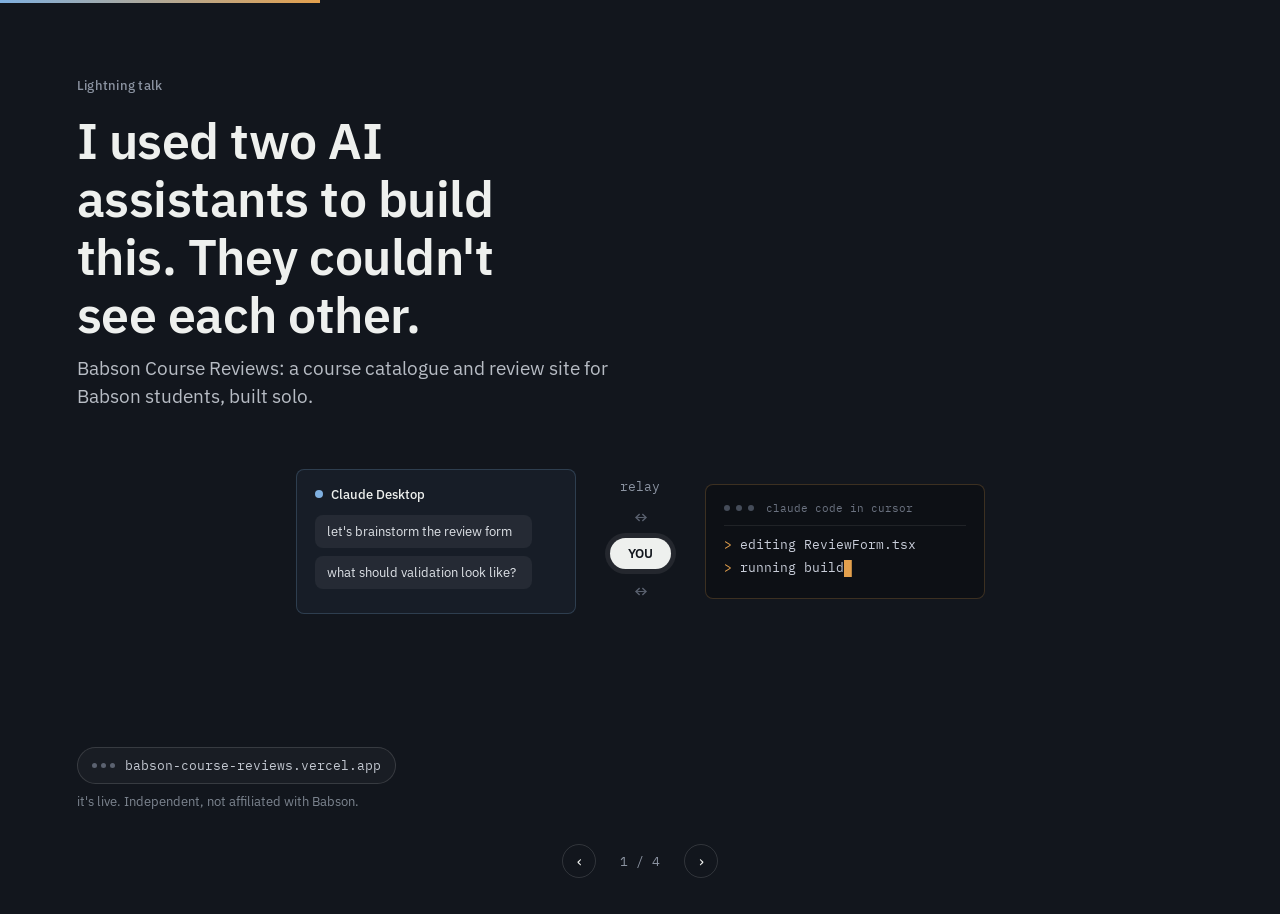
<file: lightning-talk.html>
<!DOCTYPE html>
<html lang="en">
<head>
<meta charset="UTF-8">
<meta name="viewport" content="width=device-width, initial-scale=1, viewport-fit=cover">
<title>Two AIs, One Relay: Lightning Talk</title>
<link rel="preconnect" href="https://fonts.googleapis.com">
<link rel="preconnect" href="https://fonts.gstatic.com" crossorigin>
<link href="https://fonts.googleapis.com/css2?family=IBM+Plex+Sans:wght@400;500;600;700&family=IBM+Plex+Mono:wght@400;500;600&display=swap" rel="stylesheet">
<style>
  :root{
    --ink:#12161d;
    --paper:#eef0ee;
    --blue:#7fb0e0;
    --blue-dim:#3a4a5c;
    --amber:#e3a04d;
    --amber-dim:#5a4a30;
    --line: rgba(238,240,238,0.14);
    --sans: 'IBM Plex Sans', ui-sans-serif, system-ui, sans-serif;
    --mono: 'IBM Plex Mono', ui-monospace, 'SF Mono', 'Cascadia Code', monospace;
  }
  *{box-sizing:border-box;}
  html,body{
    height:100%;
    margin:0;
    background:var(--ink);
    color:var(--paper);
    font-family:var(--sans);
    overflow:hidden;
    -webkit-font-smoothing:antialiased;
  }
  .progress{
    position:fixed;
    top:0; left:0;
    height:3px;
    background:linear-gradient(90deg, var(--blue), var(--amber));
    width:25%;
    transition:width .45s ease;
    z-index:6;
  }
  .deck{
    position:relative;
    height:100%;
    width:100%;
  }
  .slide{
    position:absolute;
    inset:0;
    display:flex;
    flex-direction:column;
    justify-content:center;
    padding: clamp(28px, 6vw, 90px);
    opacity:0;
    transform:translateY(14px);
    pointer-events:none;
    transition:opacity .45s ease, transform .45s ease;
  }
  .slide.active{
    opacity:1;
    transform:translateY(0);
    pointer-events:auto;
  }
  .eyebrow{
    font-family:var(--sans);
    font-weight:500;
    font-size:13px;
    letter-spacing:.02em;
    color:#8b93a1;
    margin:0 0 18px;
  }
  h1{
    font-size:clamp(28px, 4.2vw, 50px);
    line-height:1.16;
    letter-spacing:-.01em;
    font-weight:600;
    margin:0 0 10px;
    max-width:16ch;
  }
  .sub{
    font-size:clamp(15px, 1.6vw, 19px);
    color:#b7bcc4;
    max-width:52ch;
    margin:0 0 8px;
    line-height:1.5;
  }

  /* ---- Slide 1: diagram ---- */
  .diagram{
    display:flex;
    align-items:center;
    justify-content:center;
    gap: clamp(10px, 3vw, 34px);
    margin: clamp(26px, 5vw, 50px) 0 22px;
    flex-wrap:wrap;
  }
  .tool-card{
    width: min(280px, 40vw);
    min-width:220px;
    border-radius:8px;
    padding:16px 18px;
    border:1px solid var(--line);
  }
  .tool-card.desktop{
    background:rgba(127,176,224,.05);
    border-color:rgba(127,176,224,.22);
  }
  .tool-card.code{
    background:#0d1015;
    border-color:rgba(227,160,77,.22);
    font-family:var(--mono);
  }
  .tool-label{
    font-family:var(--sans);
    font-weight:500;
    font-size:13px;
    margin-bottom:12px;
    display:flex;
    align-items:center;
    gap:8px;
  }
  .dot{width:8px;height:8px;border-radius:50%;flex:none;}
  .dot.blue{background:var(--blue);}
  .dot.amber{background:var(--amber);}
  .bubble{
    background:rgba(255,255,255,.06);
    border-radius:8px;
    padding:8px 12px;
    font-size:13px;
    margin-bottom:8px;
    max-width:90%;
    color:#dfe3e8;
    font-family:var(--sans);
  }
  .term-bar{
    display:flex;
    align-items:center;
    gap:6px;
    padding-bottom:10px;
    margin-bottom:10px;
    border-bottom:1px solid rgba(255,255,255,.08);
  }
  .term-dot{width:6px;height:6px;border-radius:50%;background:#454c59;flex:none;}
  .term-title{
    font-size:11px;
    color:#6b7280;
    margin-left:6px;
  }
  .term-line{
    font-size:13px;
    color:#c9ceda;
    margin-bottom:6px;
  }
  .term-line .prompt{ color:var(--amber); }
  .cursor-blink{
    display:inline-block;
    color:var(--amber);
    animation: blink 1.1s steps(1) infinite;
  }
  @keyframes blink{ 50%{ opacity:0; } }
  .relay{
    display:flex;
    flex-direction:column;
    align-items:center;
    gap:8px;
    font-family:var(--mono);
    font-size:13px;
    color:#8b93a1;
  }
  .relay .arrow{ font-size:20px; letter-spacing:-2px; color:#5b6270; }
  .relay .you{
    font-weight:600;
    color:var(--ink);
    background:var(--paper);
    border-radius:999px;
    padding:7px 18px;
    font-family:var(--sans);
    box-shadow:0 0 0 5px rgba(238,240,238,.08);
  }

  /* ---- live-site link ---- */
  .site-link{
    margin-top:auto;
    display:inline-flex;
    align-items:center;
    gap:10px;
    width:fit-content;
    padding:9px 14px;
    border-radius:999px;
    border:1px solid var(--line);
    background:rgba(255,255,255,.03);
    text-decoration:none;
    color:#c3c8d1;
    font-family:var(--mono);
    font-size:13px;
    transition:border-color .2s ease, background .2s ease, color .2s ease, transform .2s ease;
  }
  .site-link:hover, .site-link:focus-visible{
    border-color:rgba(255,255,255,.32);
    background:rgba(255,255,255,.07);
    color:var(--paper);
    transform:translateY(-1px);
  }
  .site-link:hover .url, .site-link:focus-visible .url{ text-decoration:underline; }
  .site-link:focus-visible{ outline:2px solid var(--blue); outline-offset:3px; }
  .site-link .dots{ display:flex; gap:4px; }
  .site-link .dots span{ width:5px; height:5px; border-radius:50%; background:#5b6270; }
  .site-note{
    font-family:var(--sans);
    font-size:13px;
    color:#7d8590;
    margin-top:9px;
  }

  /* ---- Slide 2: loop ---- */
  .steps{
    display:flex;
    flex-direction:column;
    gap:2px;
    max-width:640px;
    margin-top:12px;
  }
  .step{
    display:grid;
    grid-template-columns:26px 1fr;
    gap:16px;
    padding:14px 0;
    border-bottom:1px solid var(--line);
  }
  .step:last-of-type{ border-bottom:none; }
  .step .n{
    font-family:var(--mono);
    font-size:13px;
    color:#5b6270;
    padding-top:2px;
  }
  .step .t{
    font-size:clamp(15px, 1.7vw, 18px);
    line-height:1.4;
  }
  .step .tag{
    display:inline-block;
    font-family:var(--sans);
    font-weight:500;
    font-size:11px;
    padding:2px 8px;
    border-radius:999px;
    margin-left:10px;
    vertical-align:2px;
  }
  .tag.blue{ background:var(--blue-dim); color:var(--blue); }
  .tag.amber{ background:var(--amber-dim); color:var(--amber); }
  .loop-back{
    font-family:var(--sans);
    font-size:14px;
    color:#8b93a1;
    margin-top:14px;
    display:flex;
    align-items:center;
    gap:8px;
  }

  /* ---- Slide 3: friction ---- */
  .cols{
    display:flex;
    gap:0;
    margin-top:16px;
    max-width:780px;
  }
  .col{
    flex:1;
    padding: 4px 24px;
  }
  .col:first-child{ padding-left:0; border-right:1px solid var(--line); }
  .col-label{
    font-family:var(--sans);
    font-weight:500;
    font-size:13px;
    display:flex;
    align-items:center;
    gap:8px;
    margin-bottom:10px;
  }
  .col p{
    font-size:15px;
    line-height:1.55;
    color:#d7dbe0;
    margin:0;
  }
  .bridge{
    max-width:640px;
    margin-top:26px;
    padding-top:20px;
    border-top:1px solid var(--line);
    font-size:15px;
    line-height:1.6;
    color:#b7bcc4;
  }
  .takeaway{
    max-width:640px;
    margin-top:12px;
    font-size:15px;
    line-height:1.6;
    font-weight:600;
    color:var(--paper);
  }

  /* ---- Slide 4: question ---- */
  .slide.question{ justify-content:center; align-items:flex-start; }
  .q-mark{
    font-family:var(--sans);
    font-weight:500;
    font-size:13px;
    color:#8b93a1;
    margin-bottom:22px;
  }
  h2.question-text{
    font-size:clamp(26px, 4.4vw, 48px);
    font-weight:600;
    letter-spacing:-.01em;
    line-height:1.22;
    max-width:26ch;
    margin:0 0 26px;
  }
  .follow-up{
    font-size:clamp(16px, 2vw, 22px);
    color:#9aa0aa;
    max-width:30ch;
  }

  /* ---- nav ---- */
  .nav{
    position:fixed;
    bottom: max(22px, env(safe-area-inset-bottom, 0px));
    left:0; right:0;
    display:flex;
    align-items:center;
    justify-content:center;
    gap:18px;
    font-family:var(--mono);
    font-size:13px;
    color:#8b93a1;
    z-index:5;
  }
  .nav button{
    background:none;
    border:1px solid var(--line);
    color:var(--paper);
    width:34px; height:34px;
    border-radius:50%;
    cursor:pointer;
    font-family:var(--sans);
    font-size:16px;
    display:flex;
    align-items:center;
    justify-content:center;
    transition:background .2s ease;
  }
  .nav button:hover{ background:rgba(255,255,255,.08); }
  .nav button:focus-visible{ outline:2px solid var(--blue); outline-offset:2px; }
  .count{ min-width:52px; text-align:center; }
  @media (prefers-reduced-motion: reduce){
    .slide, .site-link{ transition:none; }
    .cursor-blink{ animation:none; }
  }
  @media (max-width:640px){
    .diagram{ flex-direction:column; }
    .relay{ flex-direction:row; }
    .relay .arrow{ transform:rotate(90deg); }
    .cols{ flex-direction:column; }
    .col:first-child{ border-right:none; border-bottom:1px solid var(--line); padding-bottom:16px; margin-bottom:16px; }
  }
</style>
</head>
<body>

<div class="progress" id="progress"></div>

<div class="deck">

  <section class="slide active" data-index="0">
    <p class="eyebrow">Lightning talk</p>
    <h1>I used two AI assistants to build this. They couldn't see each other.</h1>
    <p class="sub">Babson Course Reviews: a course catalogue and review site for Babson students, built solo.</p>

    <div class="diagram">
      <div class="tool-card desktop">
        <div class="tool-label"><span class="dot blue"></span>Claude Desktop</div>
        <div class="bubble">let's brainstorm the review form</div>
        <div class="bubble">what should validation look like?</div>
      </div>

      <div class="relay">
        <span>relay</span>
        <span class="arrow">&#8596;</span>
        <span class="you">YOU</span>
        <span class="arrow">&#8596;</span>
      </div>

      <div class="tool-card code">
        <div class="term-bar">
          <span class="term-dot"></span><span class="term-dot"></span><span class="term-dot"></span>
          <span class="term-title">claude code in cursor</span>
        </div>
        <div class="term-line"><span class="prompt">&gt;</span> editing ReviewForm.tsx</div>
        <div class="term-line"><span class="prompt">&gt;</span> running build<span class="cursor-blink">&#9608;</span></div>
      </div>
    </div>

    <a class="site-link" href="https://babson-course-reviews.vercel.app/" target="_blank" rel="noopener noreferrer" aria-label="Open babson-course-reviews.vercel.app in a new tab">
      <span class="dots"><span></span><span></span><span></span></span>
      <span class="url">babson-course-reviews.vercel.app</span>
    </a>
    <p class="site-note">it's live. Independent, not affiliated with Babson.</p>
  </section>

  <section class="slide" data-index="1">
    <p class="eyebrow">The loop, every single time</p>
    <h1>Neither tool ever saw what the other one saw</h1>

    <div class="steps">
      <div class="step">
        <div class="n">01</div>
        <div class="t">Brainstorm the feature and write the prompt<span class="tag blue">Desktop</span></div>
      </div>
      <div class="step">
        <div class="n">02</div>
        <div class="t">Paste it into the terminal, which has full access to the Next.js, Tailwind, and Firebase repo<span class="tag amber">Code</span></div>
      </div>
      <div class="step">
        <div class="n">03</div>
        <div class="t">It edits the files, runs the app, sometimes breaks something<span class="tag amber">Code</span></div>
      </div>
      <div class="step">
        <div class="n">04</div>
        <div class="t">Describe what happened, back in the other chat<span class="tag blue">Desktop</span></div>
      </div>
    </div>
    <p class="loop-back">&#8635; repeat, for every feature and every bug</p>
  </section>

  <section class="slide" data-index="2">
    <p class="eyebrow">The trade-off</p>
    <h1>Neither tool had the whole picture. I did.</h1>
    <p class="sub">A single session with full repo access, dragged into brainstorming, turns into a cluttered mess. A clean chat with no repo access can't actually verify anything it suggests.</p>

    <div class="cols">
      <div class="col">
        <div class="col-label"><span class="dot blue"></span>Claude Desktop</div>
        <p>Good at reasoning. Good at writing a clean prompt. Never saw a single line of the actual code.</p>
      </div>
      <div class="col">
        <div class="col-label"><span class="dot amber"></span>Claude Code</div>
        <p>Full access to the repo. Could run and fix things directly. A bad place to think out loud or weigh two options.</p>
      </div>
    </div>

    <p class="bridge">Every fix meant translating an error into something Desktop could reason about. Then translating its answer back into something Code could act on. That translation work was invisible. It was also constant.</p>
    <p class="takeaway">It's the same split as deciding why to build something versus how to build it.</p>
  </section>

  <section class="slide question" data-index="3">
    <p class="q-mark">for discussion</p>
    <h2 class="question-text">Is this the future of how we build software?</h2>
    <p class="follow-up">Or is being the relay just a phase before the tools catch up?</p>
  </section>

</div>

<div class="nav">
  <button id="prev" aria-label="Previous slide">&#8249;</button>
  <span class="count"><span id="cur">1</span> / <span id="tot">4</span></span>
  <button id="next" aria-label="Next slide">&#8250;</button>
</div>

<script>
  const slides = Array.from(document.querySelectorAll('.slide'));
  const progress = document.getElementById('progress');
  let i = 0;
  document.getElementById('tot').textContent = slides.length;

  function show(n){
    i = Math.max(0, Math.min(slides.length - 1, n));
    slides.forEach((s, idx) => s.classList.toggle('active', idx === i));
    document.getElementById('cur').textContent = i + 1;
    progress.style.width = ((i + 1) / slides.length * 100) + '%';
  }
  document.getElementById('next').addEventListener('click', () => show(i + 1));
  document.getElementById('prev').addEventListener('click', () => show(i - 1));
  window.addEventListener('keydown', (e) => {
    if (e.key === 'ArrowRight' || e.key === ' ') show(i + 1);
    if (e.key === 'ArrowLeft') show(i - 1);
  });
  show(0);
</script>

</body>
</html>
</file>
